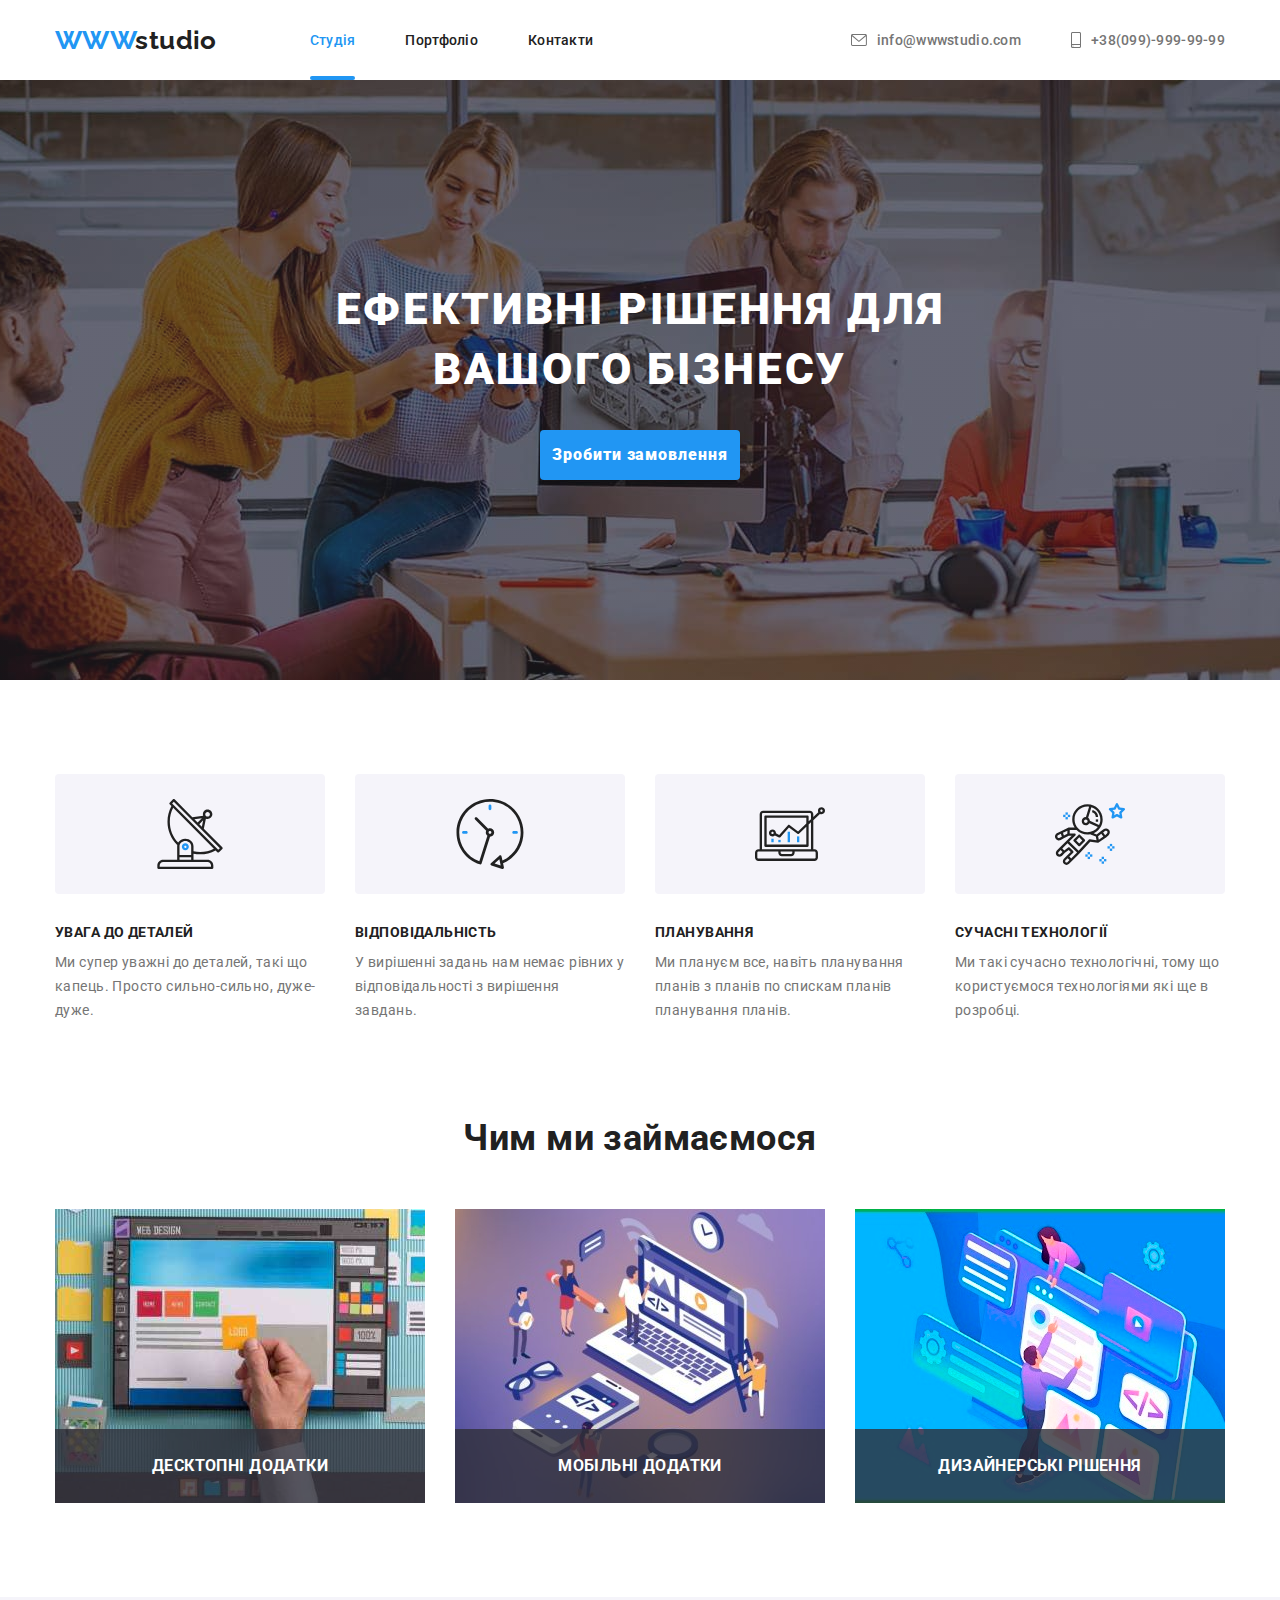
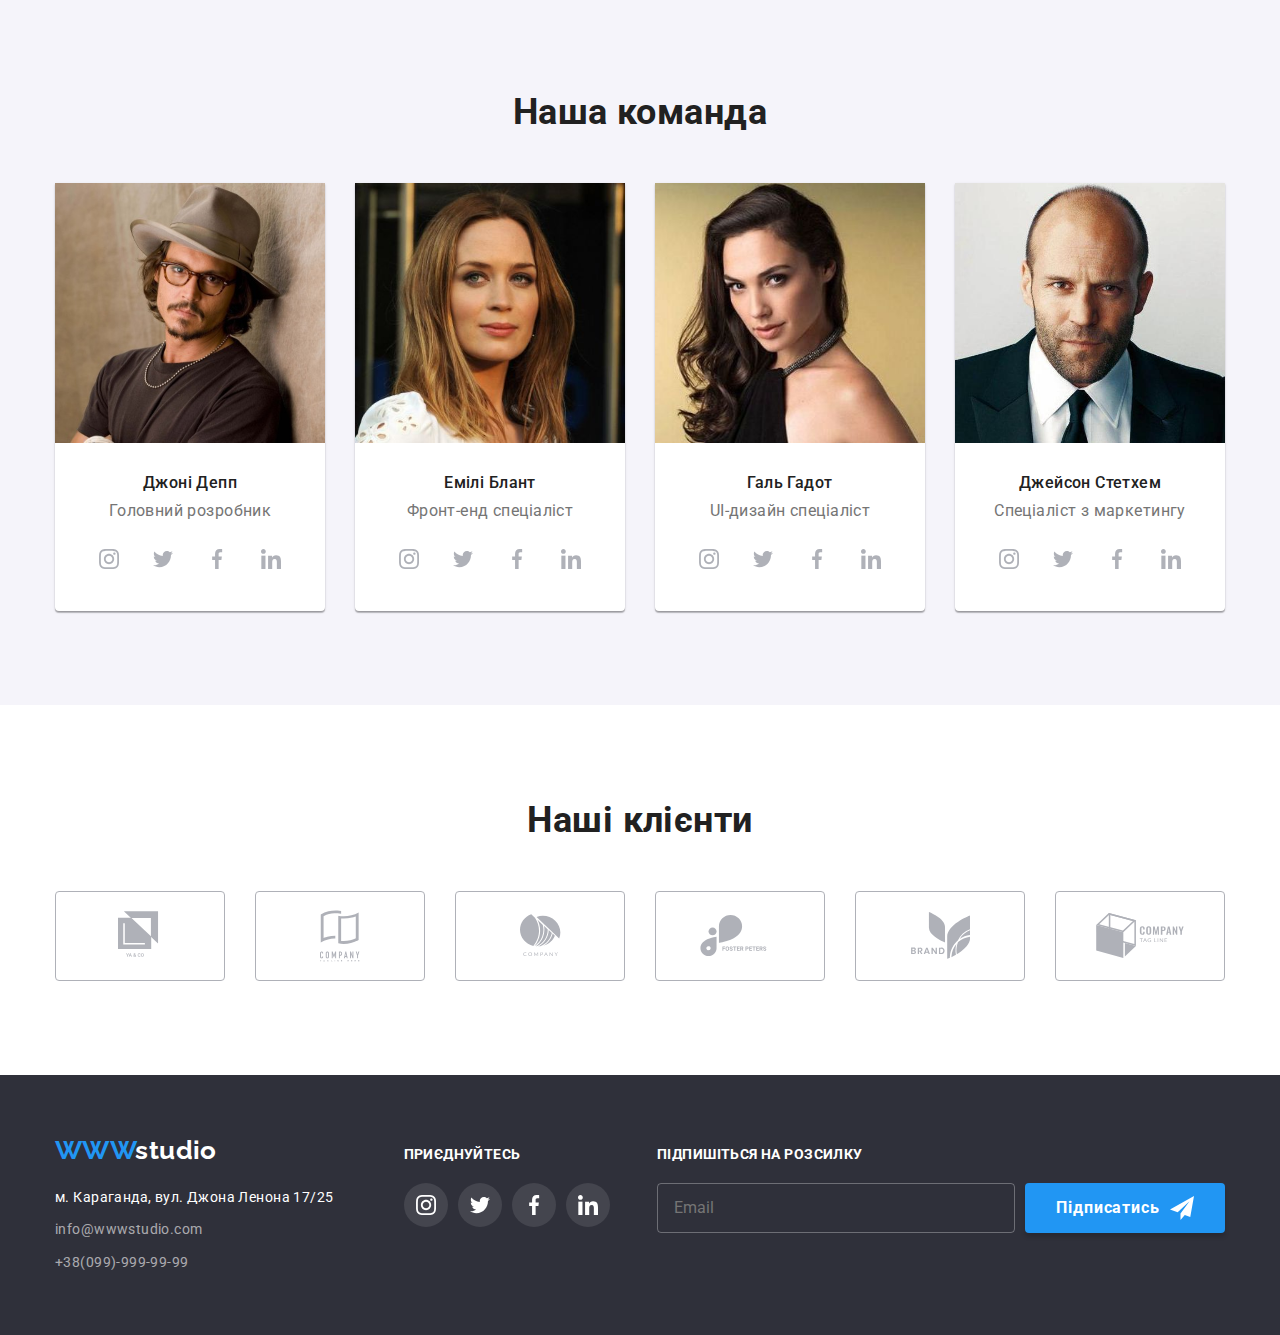
<file: index.html>
<!DOCTYPE html>
<html lang="uk">
<head>
    <meta charset="UTF-8">
    <meta name="viewport" content="width=device-width, initial-scale=1.0">
    <link rel="stylesheet" href="https://cdnjs.cloudflare.com/ajax/libs/modern-normalize/1.0.0/modern-normalize.min.css">
    <link rel="preconnect" href="https://fonts.gstatic.com">
    <link href="https://fonts.googleapis.com/css2?family=Raleway:wght@700&family=Roboto:wght@400;500;700;900&display=swap"
        rel="stylesheet">
    <link rel="stylesheet" href="./css/styles.css">
        <title>Студія</title>
</head>
<body>
<!-- Шапка -->
<header class="header container">
    <a class="logo" href="./index.html"><span>WWW</span>studio</a>
    <nav>
        <ul class="navigation">
            <li><a href="./index.html" class="selected-page">Студія</a></li>
            <li><a href="./pages/portfolio.html">Портфоліо</a></li>
            <li><a href="">Контакти</a></li>
        </ul>
    </nav>
    <ul class="header-contacts">
        <li>
            <a href="mailto:info@wwwstudio.com">
                <svg width="16" height="12">
                    <use href="./images/icons.svg#icon-email"></use>
                </svg>
                info@wwwstudio.com
            </a>
        </li>
        <li>
            <a href="tel:+38(099)-999-99-99">
                <svg width="10" height="16">
                    <use href="./images/icons.svg#icon-smartphone"></use>
                </svg>
                +38(099)-999-99-99
            </a>
        </li>
    </ul>
</header>

<main>
<!-- герой -->
<div class="hero">
    <section class="hero-section container">
        <h1>Ефективні рішення для вашого бізнесу</h1>
        <button class="hero-button" data-modal-open>Зробити замовлення</button>
    </section>
</div>


<!-- Наші переваги -->
<section class="container section-benefits">
    <h2 class="visually-hidden">Наші переваги</h2>
    <ul class="benefits" >
        <li>
            <div>
                <svg>
                    <use href="./images/icons.svg#icon-antenna"></use>
                </svg>
            </div>
            <h3>Увага до деталей</h3>
            <p>Ми супер уважні до деталей, такі що капець. Просто сильно-сильно, дуже-дуже.</p>
        </li>
        <li>
            <div>
                <svg>
                    <use href="./images/icons.svg#icon-clock"></use>
                </svg>
            </div>
            <h3>Відповідальність</h3>
            <p>У вирішенні задань нам немає рівних у відповідальності з вирішення завдань.</p>
        </li>
        <li>
            <div>
                <svg>
                    <use href="./images/icons.svg#icon-diagram"></use>
                </svg>
            </div>
            <h3>Планування</h3>
            <p>Ми плануєм все, навіть планування планів з планів по спискам планів планування планів.</p>
        </li>
        <li>
            <div>
                <svg>
                    <use href="./images/icons.svg#icon-astronaut"></use>
                </svg>
            </div>
            <h3>Сучасні технології</h3>
            <p>Ми такі сучасно технологічні, тому що користуємося технологіями які ще в розробці.</p>
        </li>
    </ul>
</section>

<!-- Чим ми займаємося -->
<section class="container section-spec-ion">
    <h2>Чим ми займаємося</h2>
    <ul class="spec-ion">
        <li>
            <img src="./images/web-design-1.jpg" width="370" alt="Дизайнерська розробка">
            <h3>десктопні додатки</h3>
        </li>
        <li>
            <img src="./images/web-design-2.jpg" width="370" alt="Реалізація на пристроях">
            <h3>мобільні додатки</h3>
        </li>
        <li>
            <img src="./images/web-design-3.jpg" width="370" alt="Оптимізація">
            <h3>дизайнерські рішення</h3>
        </li>
        
    </ul>
</section>

<!-- Наша команда -->
<div class="team-div">
    <section class="team-section container">
        <h2>Наша команда</h2>
        <ul class="team">
            <li>
                <img src="./images/dzhonni-depp.jpg" width="270" alt="Фото Джоні Депп">
                <div class="card-caption">
                    <h3>Джоні Депп</h3>
                    <p>Головний розробник</p>
                    <ul class="soucial-links">
                        <li>
                            <a href="">
                                <svg width="20" height="20">
                                    <use href="./images/icons.svg#icon-instagram"></use>
                                </svg>
                            </a>
                        </li>
                        <li>
                            <a href="">
                                <svg width="20" height="20">
                                    <use href="./images/icons.svg#icon-twitter"></use>
                                </svg>
                            </a>
                        </li>
                        <li>
                            <a href="">
                                <svg width="20" height="20">
                                    <use href="./images/icons.svg#icon-facebook"></use>
                                </svg>
                            </a>
                        </li>
                        <li>
                            <a href="">
                                <svg width="20" height="20">
                                    <use href="./images/icons.svg#icon-linkedin"></use>
                                </svg>
                            </a>
                        </li>
                    </ul>
                </div>
            </li>
            <li>
                <img src="./images/emily-blunt.jpg" width="270" alt="Фото Емілі Блант">
                <div class="card-caption">
                    <h3>Емілі Блант</h3>
                    <p>Фронт-енд спеціаліст</p>
                    <ul class="soucial-links">
                        <li>
                            <a href="">
                                <svg width="20" height="20">
                                    <use href="./images/icons.svg#icon-instagram"></use>
                                </svg>
                            </a>
                        </li>
                        <li>
                            <a href="">
                                <svg width="20" height="20">
                                    <use href="./images/icons.svg#icon-twitter"></use>
                                </svg>
                            </a>
                        </li>
                        <li>
                            <a href="">
                                <svg width="20" height="20">
                                    <use href="./images/icons.svg#icon-facebook"></use>
                                </svg>
                            </a>
                        </li>
                        <li>
                            <a href="">
                                <svg width="20" height="20">
                                    <use href="./images/icons.svg#icon-linkedin"></use>
                                </svg>
                            </a>
                        </li>
                    </ul>
                </div>
            </li>
            <li>
                <img src="./images/gal-gadot.jpg" width="270" alt="Фото Галь Гадот">
                <div class="card-caption">
                    <h3>Галь Гадот</h3>
                    <p>UI-дизайн спеціаліст</p>
                    <ul class="soucial-links">
                        <li>
                            <a href="">
                                <svg width="20" height="20">
                                    <use href="./images/icons.svg#icon-instagram"></use>
                                </svg>
                            </a>
                        </li>
                        <li>
                            <a href="">
                                <svg width="20" height="20">
                                    <use href="./images/icons.svg#icon-twitter"></use>
                                </svg>
                            </a>
                        </li>
                        <li>
                            <a href="">
                                <svg width="20" height="20">
                                    <use href="./images/icons.svg#icon-facebook"></use>
                                </svg>
                            </a>
                        </li>
                        <li>
                            <a href="">
                                <svg width="20" height="20">
                                    <use href="./images/icons.svg#icon-linkedin"></use>
                                </svg>
                            </a>
                        </li>
                    </ul>
                </div>
            </li>
            <li>
                <img src="./images/jason-statham.jpeg" width="270" alt="Фото Джейсон Стетхем">
                <div class="card-caption">
                    <h3>Джейсон Стетхем</h3>
                    <p>Спеціаліст з маркетингу</p>
                    <ul class="soucial-links">
                        <li>
                            <a href="">
                                <svg width="20" height="20">
                                    <use href="./images/icons.svg#icon-instagram"></use>
                                </svg>
                            </a>
                        </li>
                        <li>
                            <a href="">
                                <svg width="20" height="20">
                                    <use href="./images/icons.svg#icon-twitter"></use>
                                </svg>
                            </a>
                        </li>
                        <li>
                            <a href="">
                                <svg width="20" height="20">
                                    <use href="./images/icons.svg#icon-facebook"></use>
                                </svg>
                            </a>
                        </li>
                        <li>
                            <a href="">
                                <svg width="20" height="20">
                                    <use href="./images/icons.svg#icon-linkedin"></use>
                                </svg>
                            </a>
                        </li>
                    </ul>
                </div>
            </li>
        </ul>
    </section>
</div>

<section class="section-clients container">
    <h2>Наші клієнти</h2>
    <ul class="clients">
        <li>
            <a class="client" href="">
                <svg width="44.27" height="49.23">
                    <use href="./images/icons.svg#icon-logo1"></use>
                </svg>
            </a>
        </li>
        <li>
            <a class="client" href="">
                <svg width="40" height="52">
                    <use href="./images/icons.svg#icon-logo2"></use>
                </svg>
            </a>
        </li>
        <li>
            <a class="client" href="">
                <svg width="41" height="42.6">
                    <use href="./images/icons.svg#icon-logo3"></use>
                </svg>
            </a>
        </li>
        <li>
            <a class="client" href="">
                <svg width="79.66" height="42.02">
                    <use href="./images/icons.svg#icon-logo4"></use>
                </svg>
            </a>
        </li>
        <li>
            <a class="client" href="">
                <svg width="59" height="47">
                    <use href="./images/icons.svg#icon-logo5"></use>
                </svg>
            </a>
        </li>
        <li>
            <a class="client" href="">
                <svg width="88.48" height="45.44">
                    <use href="./images/icons.svg#icon-logo6"></use>
                </svg>
            </a>
        </li>
    </ul>
</section>
</main>

<!-- Футер -->
<div class="footer-div">
    <footer class="footer container">
        <div class="logo-addres">
            <a class="logo" href="./index.html"><span>WWW</span>studio</a>
            <address class="footer-address">
                <a href="">м. Караганда, вул. Джона Ленона 17/25</a>
                <a href="mailto:info@wwwstudio.com"> info@wwwstudio.com</a>
                <a href="tel:+38(099)-999-99-99">+38(099)-999-99-99</a>
            </address>
        </div>
        <div class="social">
            <h3>Приєднуйтесь</h3>
            <ul class="soucial-links">
                <li>
                    <a href="">
                        <svg width="20" height="20">
                            <use href="./images/icons.svg#icon-instagram"></use>
                        </svg>
                    </a>
                </li>
                <li>
                    <a href="">
                        <svg width="20" height="20">
                            <use href="./images/icons.svg#icon-twitter"></use>
                        </svg>
                    </a>
                </li>
                <li>
                    <a href="">
                        <svg width="20" height="20">
                            <use href="./images/icons.svg#icon-facebook"></use>
                        </svg>
                    </a>
                </li>
                <li>
                    <a href="">
                        <svg width="20" height="20">
                            <use href="./images/icons.svg#icon-linkedin"></use>
                        </svg>
                    </a>
                </li>
            </ul>
        </div>
        <div class="subscribe">
            <h3>Підпишіться на розсилку</h3>
            <form>
                <label>
                    <input type="email" name="email" placeholder="Email">
                </label>
                <button type="submit">
                    Підписатись
                    <svg width="24" height="24">
                        <use href="./images/icons.svg#icon-sending"></use>
                    </svg>
                </button>
            
            </form>
        </div>
    </footer>
</div>

<!-- модалка -->
<div class="backdrop is-hidden" data-modal>
    <div class="modal" >
        <button class="close" data-modal-close>
            <svg width="18" height="18">
                <use href="./images/icons.svg#icon-close"></use>
            </svg>
        </button>
        <p class="modal-caption">Залиште свої данні і ми вам зателефонуємо</p>
        <form class="form" action="javascript:void(0);" method="" class="">
            <label class="form-label">
                <span>Ім’я</span>
                <input class="modal-input" type="text" name="name" required>
                <svg width="18" height="18">
                    <use href="./images/icons.svg#icon-person"></use>
                </svg>
            </label>
            <label class="form-label">
                <span>Телефон</span>
                <input class="modal-input" type="tel" name="tel" required>
                <svg width="18" height="18">
                    <use href="./images/icons.svg#icon-phone"></use>
                </svg>
            </label>
            <label class="form-label">
                <span>Електронна пошта</span>
                <input class="modal-input" type="email" name="email" required>
                <svg width="18" height="18">
                    <use href="./images/icons.svg#icon-email2"></use>
                </svg>
            </label>
            <label class="form-label">
                <span>Коментар</span>
                <textarea name="comment" placeholder="Введіть текст"></textarea>
            </label>
            <label class="form-label policy">
                <input class="visually-hidden checkbox" type="checkbox" name="policy" value="polisy" required>
                <span class="checkbox-span">Погоджуюсь з розсилкою та приймаю 
                    <a class="checkbox-pic" href="">Умови договору</a>
                </span>
            </label>
            <button class="send" type="submit">Відправити</button>
        </form>
    </div>
</div>
<script src="./js/modal.js"></script>
</body>
</html>
</file>
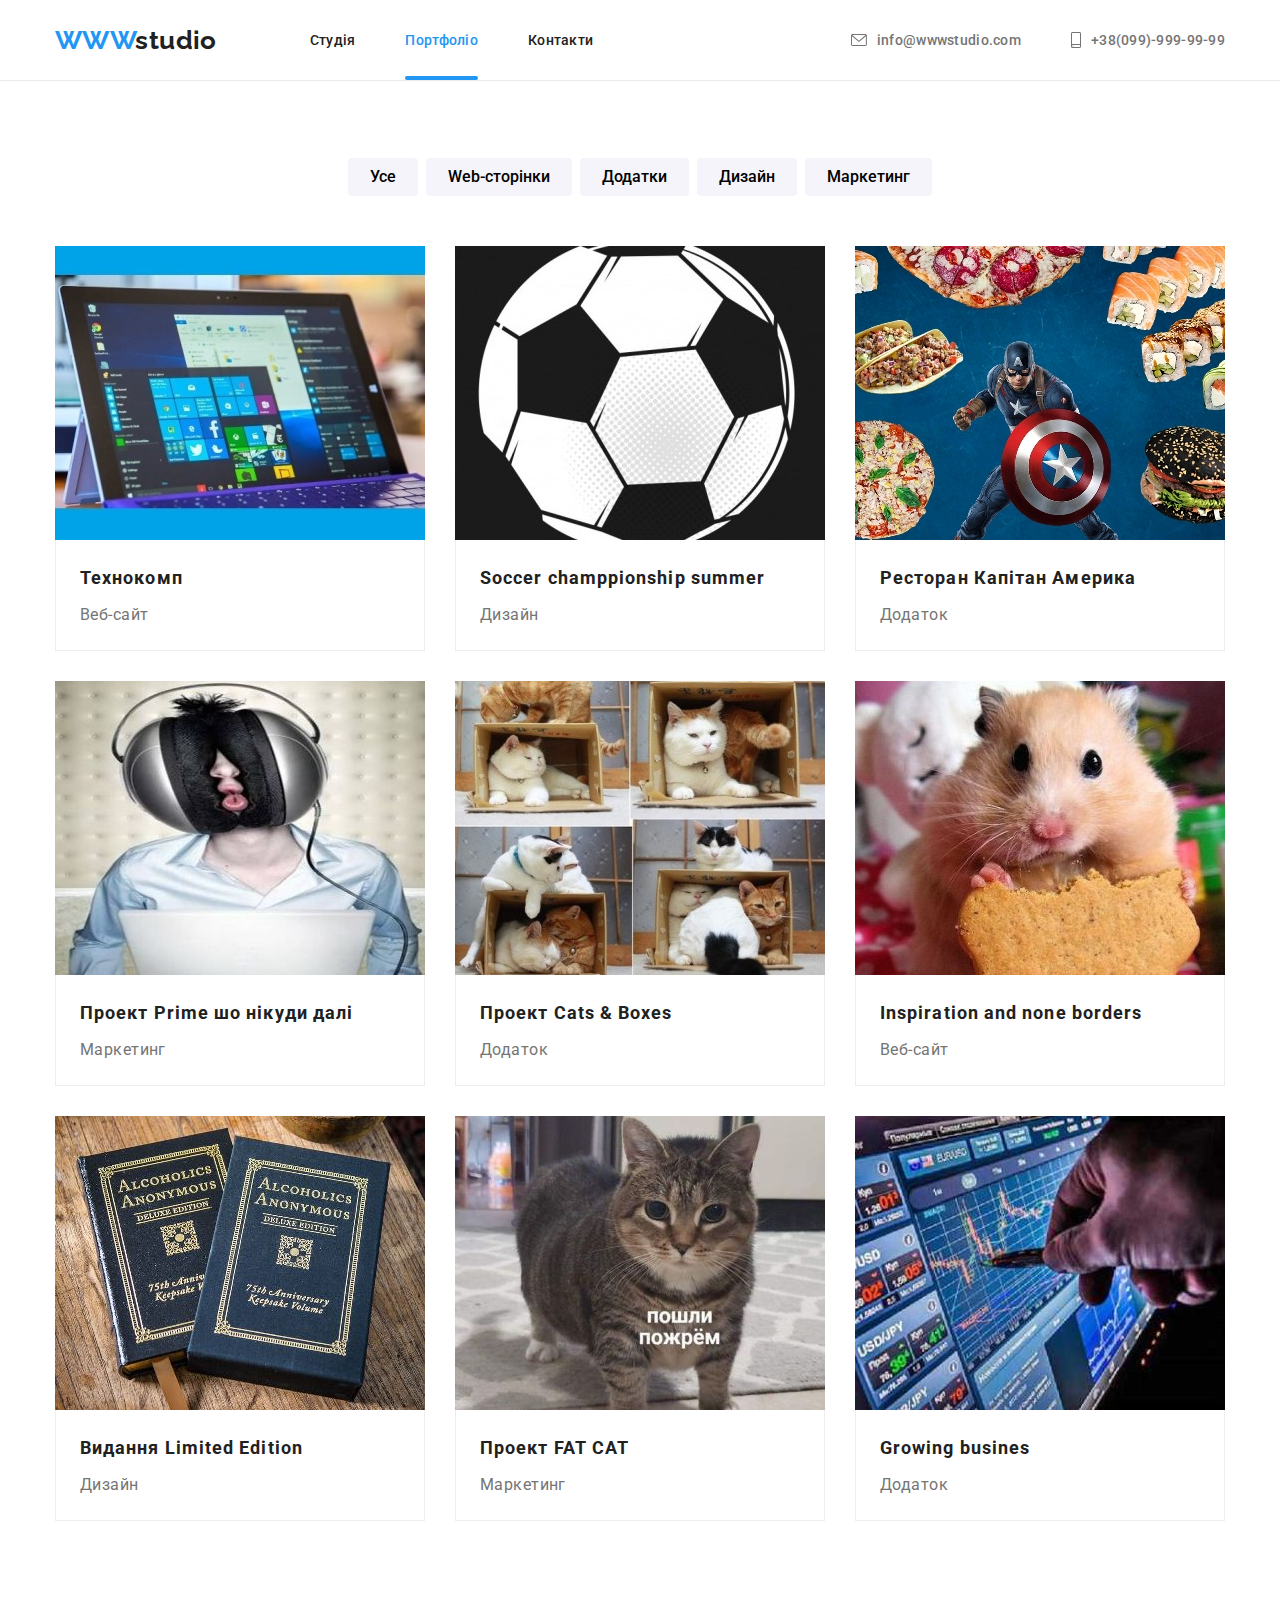
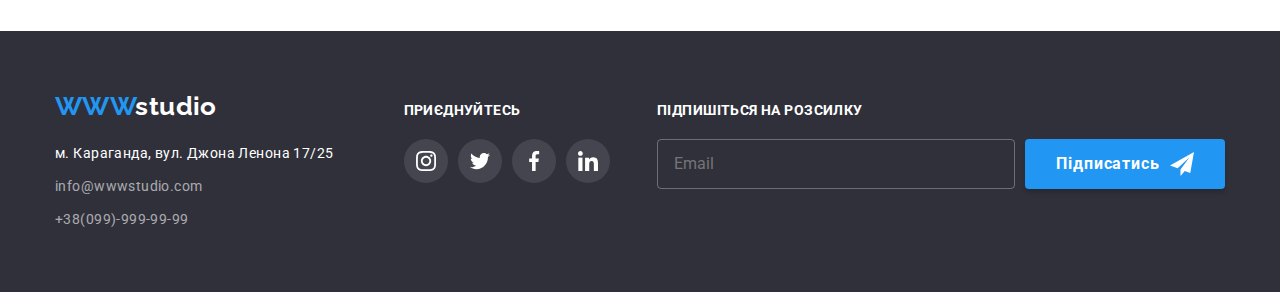
<file: pages/portfolio.html>
<!DOCTYPE html>
<html lang="uk">

<head>
    <meta charset="UTF-8">
    <meta name="viewport" content="width=device-width, initial-scale=1.0">
    <link rel="stylesheet" href="https://cdnjs.cloudflare.com/ajax/libs/modern-normalize/1.0.0/modern-normalize.min.css">
    <link rel="preconnect" href="https://fonts.gstatic.com">
    <link href="https://fonts.googleapis.com/css2?family=Raleway:wght@700;900&family=Roboto:wght@400;500;700&display=swap"
        rel="stylesheet">
    <link rel="stylesheet" href="../css/styles.css">
    <title>Портфоліо</title>
</head>

<body>
    <!-- Шапка -->
    <div class="header-div">
        <header class="header container">
            <a class="logo" href="../index.html"><span>WWW</span>studio</a>
            <nav>
                <ul class="navigation">
                    <li><a href="../index.html">Студія</a></li>
                    <li><a href="./portfolio.html" class="selected-page">Портфоліо</a></li>
                    <li><a href="">Контакти</a></li>
                </ul>
            </nav>
            <ul class="header-contacts">
                <li>
                    <a href="mailto:info@wwwstudio.com">
                        <svg width="16" height="12">
                            <use href="../images/icons.svg#icon-email"></use>
                        </svg>
                        info@wwwstudio.com
                    </a>
                </li>
                <li>
                    <a href="tel:+38(099)-999-99-99">
                        <svg width="10" height="16">
                            <use href="../images/icons.svg#icon-smartphone"></use>
                        </svg>
                        +38(099)-999-99-99
                    </a>
                </li>
            </ul>
        </header>
    </div>

    <main>
        <!-- Приклади робіт-->
        <section class="container section-projects">
            <h2 class="visually-hidden">Приклади робіт</h2>
            <ul class="filter">
                <li><button type="button">Усе</button></li>
                <li><button type="button">Web-сторінки</button></li>
                <li><button type="button">Додатки</button></li>
                <li><button type="button">Дизайн</button></li>
                <li><button type="button">Маркетинг</button></li>
            </ul>
            <ul class="projects">
                <li>
                    <a class="project" href=""> 
                        <div class="info">
                            <img src="../images/portfolio-1.jpg" width="370" alt="Фото ноутбука">
                            <p>Технокомп це сучасний продукт призначений для розповсюдження коронавірусних інфекцій. Компанії
                                користуються цим продуктом для цифрового шпигунства, та атак на захищені сервери конкурентів Технокомп це сучасний продукт призначений для розповсюдження коронавірусних інфекцій. Компанії
                                користуються цим продуктом для цифрового шпигунства, та атак на захищені сервери конкурентів</p>
                        </div>
                        <div class="project-caption">
                            <h3>Технокомп</h3>
                            <p>Веб-сайт</p>
                        </div>
                    </a>
                </li>
                <li>
                    <a class="project" href="">
                        <div class="info">
                            <img src="../images/portfolio-2.jpg" width="370" alt="Постер чемпіонату 2020 з футбольним м’ячем">
                            <p>Технокомп це сучасний продукт призначений для розповсюдження коронавірусних інфекцій. Компанії
                                користуються цим продуктом для цифрового шпигунства, та атак на захищені сервери конкурентів</p>
                        </div>
                        <div class="project-caption">
                            <h3>Soccer champpionship summer</h3>
                            <p>Дизайн</p>
                        </div>
                    </a>
                </li>
                <li>
                    <a class="project" href="">
                        <div class="info">
                            <img src="../images/portfolio-3.jpg" width="370" alt="Фото Капітана Америка та смаколиків">
                            <p>Технокомп це сучасний продукт призначений для розповсюдження коронавірусних інфекцій. Компанії
                                користуються цим продуктом для цифрового шпигунства, та атак на захищені сервери конкурентів</p>
                        </div>
                        <div class="project-caption">
                            <h3>Ресторан Капітан Америка</h3>
                            <p>Додаток</p>
                        </div>
                    </a>
                </li>
                <li>
                    <a class="project" href="">
                        <div class="info">
                            <img src="../images/portfolio-4.jpg" width="370" alt="Фото хлопа затисненого в навушниках">
                            <p>Технокомп це сучасний продукт призначений для розповсюдження коронавірусних інфекцій. Компанії
                                користуються цим продуктом для цифрового шпигунства, та атак на захищені сервери конкурентів</p>
                        </div>
                        <div class="project-caption">
                            <h3>Проект Prime шо нікуди далі</h3>
                            <p>Маркетинг</p>
                        </div>
                    </a>
                </li>
                <li>
                    <a class="project" href="">
                        <div class="info">
                            <img src="../images/portfolio-5.jpg" width="370" alt="Фото коробок з котами">
                            <p>Технокомп це сучасний продукт призначений для розповсюдження коронавірусних інфекцій. Компанії
                                користуються цим продуктом для цифрового шпигунства, та атак на захищені сервери конкурентів</p>
                        </div>
                        <div class="project-caption">
                            <h3>Проект Cats & Boxes</h3>
                            <p>Додаток</p>
                        </div>
                    </a>
                </li>
                <li>
                    <a class="project" href="">
                        <div class="info">
                            <img src="../images/portfolio-6.jpg" width="370" alt="Фото хом’яка що їсть печиво">
                            <p>Технокомп це сучасний продукт призначений для розповсюдження коронавірусних інфекцій. Компанії
                                користуються цим продуктом для цифрового шпигунства, та атак на захищені сервери конкурентів</p>
                        </div>
                        <div class="project-caption">
                            <h3>Inspiration and none borders</h3>
                            <p>Веб-сайт</p>
                        </div>
                    </a>
                </li>
                <li>
                    <a class="project" href="">
                        <div class="info">
                            <img src="../images/portfolio-7.jpg" width="370" alt="Фото книжок з написом анонімні алкоголики">
                            <p>Технокомп це сучасний продукт призначений для розповсюдження коронавірусних інфекцій. Компанії
                                користуються цим продуктом для цифрового шпигунства, та атак на захищені сервери конкурентів</p>
                        </div>
                        <div class="project-caption">
                            <h3>Видання Limited Edition</h3>
                            <p>Дизайн</p>
                        </div>
                    </a>
                </li>
                <li>
                    <a class="project" href="">
                        <div class="info">
                            <img src="../images/portfolio-8.jpg" width="370" alt="Фото кота і напис пішли їсти">
                            <p>Технокомп це сучасний продукт призначений для розповсюдження коронавірусних інфекцій. Компанії
                                користуються цим продуктом для цифрового шпигунства, та атак на захищені сервери конкурентів</p>
                        </div>
                        <div class="project-caption">
                            <h3>Проект FAT CAT</h3>
                            <p>Маркетинг</p>
                        </div>
                    </a>
                </li>
                <li>
                    <a class="project" href="">
                        <div class="info">
                            <img src="../images/portfolio-9.jpg" width="370" alt="Фото екрану з графіками">
                            <p>Технокомп це сучасний продукт призначений для розповсюдження коронавірусних інфекцій. Компанії
                                користуються цим продуктом для цифрового шпигунства, та атак на захищені сервери конкурентів</p>
                        </div>
                        <div class="project-caption">
                            <h3>Growing busines</h3>
                            <p>Додаток</p>
                        </div>
                    </a>
                </li>
            </ul>
        </section>
    </main>

    <!-- Футер -->
    <div class="footer-div">
        <footer class="footer container">
            <div class="logo-addres">
                <a class="logo" href="../index.html"><span>WWW</span>studio</a>
                <address class="footer-address">
                    <a href="">м. Караганда, вул. Джона Ленона 17/25</a>
                    <a href="mailto:info@wwwstudio.com"> info@wwwstudio.com</a>
                    <a href="tel:+38(099)-999-99-99">+38(099)-999-99-99</a>
                </address>
            </div>
            <div class="social">
                <h3>Приєднуйтесь</h3>
                <ul class="soucial-links">
                    <li>
                        <a href="">
                            <svg width="20" height="20">
                                <use href="../images/icons.svg#icon-instagram"></use>
                            </svg>
                        </a>
                    </li>
                    <li>
                        <a href="">
                            <svg width="20" height="20">
                                <use href="../images/icons.svg#icon-twitter"></use>
                            </svg>
                        </a>
                    </li>
                    <li>
                        <a href="">
                            <svg width="20" height="20">
                                <use href="../images/icons.svg#icon-facebook"></use>
                            </svg>
                        </a>
                    </li>
                    <li>
                        <a href="">
                            <svg width="20" height="20">
                                <use href="../images/icons.svg#icon-linkedin"></use>
                            </svg>
                        </a>
                    </li>
                </ul>
            </div>
            <div class="subscribe">
                <h3>Підпишіться на розсилку</h3>
                <form>
                    <label>
                        <input type="email" name="email" placeholder="Email">
                    </label>
                    <button type="submit">
                        Підписатись
                        <svg width="24" height="24">
                            <use href="../images/icons.svg#icon-sending"></use>
                        </svg>
                    </button>
            
                </form>
            </div>
        </footer>
    </div>
</body>

</html>
</file>
<file: css/styles.css>
/*
index.html
text colors:
    #212121 - main (nav, h, logo color2)
    #757575 - auxiliary (p, nav button adres/phone)
    #2196f3 - accent (logo color1, activ)
    #FFFFFF - footer h, footer logo color1, hero caption
    #FFFFFF 60%  - futer p
backgrunds colors:
    #FFFFFF - nav, cards
    #2196f3 - button
    #E5E5E5 - section
    #F5F4FA - section alternative
    #2F303A - footer: 

portfolio.html
text colors:
    #212121 - main (nav, h, logo color2, unhovered filters)
    #757575 - auxiliary (p, nav button adres/phone)
    #2196f3 - logo color1, activ nav
    #FFFFFF - footer h, footer logo color1, hovered filters
    #FFFFFF 60%  - futer p:
backgrunds colors:
    #FFFFFF - nav, cards
    #ECECEC -portfolio line "heder-section"
    #E5E5E5 - section
    #F5F4FA - unhovered filters
    #2196f3 - hovered filters
    #EEEEEE cards border
    #2F303A - footer: 

    add fonts
    font-family: 'Raleway', sans-serif;
    
*/

:root {
  --main-text-color: #212121;
  --auxiliary-text-color: #757575;
  --accent-color: #2196f3;
  --section-bg-color: #f5f4fa;
  --additional-color: #ffffff;
  --second-additional-color: rgba(255, 255, 255, 0.6);
  --unaccent-color: #afb1b8;
}

/* Basic teg-style settings*/
h1,
h2,
h3,
p {
  margin-top: 0;
  margin-bottom: 0;
}
ul {
  list-style: none;
  padding-left: 0;
  margin-top: 0;
  margin-bottom: 0;
}
a {
  text-decoration: none;
  color: inherit;
  display: block;
  /* background-color: red; */
}
button {
  text-decoration: none;
  border: none;
}
img {
  display: block;
  max-width: 100%;
  height: auto;
}
svg {
  display: block;
}
p {
  color: var(--auxiliary-text-color);
}
body {
  background-color: var(--additional-color);
  color: var(--main-text-color);

  font-family: 'Roboto', sans-serif;
  font-style: normal;
  font-weight: normal;
  font-size: 14px;
  line-height: 1.14;
  letter-spacing: 0.03em;
}

h2 {
  font-weight: 700;
  font-size: 36px;
  line-height: 1.17;
  text-align: center;
  margin-bottom: 50px;
}

/* Special teg-style settings*/

.visually-hidden {
  position: absolute;
  width: 1px;
  height: 1px;
  margin: -1px;
  border: 0;
  padding: 0;
  clip: rect(0 0 0 0);
  overflow: hidden;
}

/* containers */
.container {
  width: 1200px;
  padding-left: 15px;
  padding-right: 15px;
  margin: 0 auto;
}

/* logo*/
.logo span {
  color: var(--accent-color);
}

.logo {
  margin-right: 93px;
  font-family: Raleway;
  font-weight: 700;
  font-size: 26px;
  line-height: 1.19;
}
/* header navigation*/
.header-div {
  /* border-bottom: 1px solid #ececec; */
  box-shadow: 0px 1px 1px #ececec;
}
.header {
  display: flex;
  align-items: center;
}
.navigation {
  display: flex;
}
.navigation li:not(:last-child) {
  margin-right: 50px;
}
.header-contacts {
  display: flex;
  margin-left: auto;
}
.header-contacts li:not(:last-child) {
  margin-right: 50px;
}

.header-contacts svg {
  margin-right: 10px;
}
.navigation a,
.header-contacts a {
  position: relative;
  padding-top: 32px;
  padding-bottom: 32px;
  font-weight: 500;
  line-height: 1.17;
  letter-spacing: 0.02em;
  transition-duration: 250ms;
  transition-timing-function: cubic-bezier(0.4, 0, 0.2, 1);
}
.header-contacts a {
  color: var(--auxiliary-text-color);
  fill: currentColor;
  display: flex;
  align-items: center;
}
.navigation a:hover,
.navigation a:focus,
.header-contacts a:hover,
.header-contacts a:focus {
  color: var(--accent-color);
}

.selected-page {
  color: var(--accent-color);
  position: relative;
}
.selected-page::before {
  display: block;
  content: '';
  width: 100%;
  height: 4px;
  position: absolute;
  background-color: var(--accent-color);
  border-radius: 2px;
  bottom: 0;
  left: 0;
}

/* footer*/
.footer-div {
  background-color: #2f303a;
}
.logo-addres {
  margin-right: 70px;
}
.footer-address {
  display: flex;
  flex-direction: column;
  font-style: normal;
  line-height: 1.71;
}
.footer {
  display: flex;
  padding-top: 60px;
  padding-bottom: 60px;
  align-items: baseline;
  color: var(--additional-color);
}
.footer .logo {
  margin-bottom: 20px;
}
.footer a {
  width: fit-content;
}
.footer-address a:not(:first-child) {
  margin-top: 9px;
  color: var(--second-additional-color);
}
.footer h3 {
  margin-bottom: 20px;
  font-size: 14px;
  font-weight: 700;
  text-transform: uppercase;
}
.footer .soucial-links {
  display: flex;
}
.footer .social {
  margin-right: auto;
}
.footer .soucial-links li:not(:last-child) {
  margin-right: 10px;
}
.footer .soucial-links a {
  width: 44px;
  height: 44px;
  display: flex;
  justify-content: center;
  align-items: center;
  border-radius: 50%;
  background-color: rgba(255, 255, 255, 0.1);
  fill: var(--additional-color);
  transition-duration: 250ms;
  transition-timing-function: cubic-bezier(0.4, 0, 0.2, 1);
}
.footer .soucial-links a:hover,
.footer .soucial-links a:focus {
  background-color: var(--accent-color);
  filter: drop-shadow(0px 4px 4px rgba(0, 0, 0, 0.25));
}

.footer input {
  margin-right: 10px;
  width: 358px;
  height: 50px;
  padding-left: 16px;
  background-color: transparent;
  color: inherit;
  font-weight: 400;
  font-size: 16px;
  line-height: 1.25;
  border: 1px solid rgba(255, 255, 255, 0.3);
  border-radius: 4px;
}

.footer button {
  display: flex;
  justify-content: center;
  align-items: center;
  padding: 10px;
  min-width: 200px;
  color: inherit;
  fill: currentColor;
  background-color: var(--accent-color);
  box-shadow: 0px 4px 4px rgba(0, 0, 0, 0.15);
  border-radius: 4px;
  font-weight: 700;
  font-size: 16px;
  line-height: 1.88;
  letter-spacing: 0.06em;
}
.footer form {
  display: flex;
  align-items: center;
}
.subscribe svg {
  margin-left: 10px;
}
/*index.html main*/
.hero {
  background-image: linear-gradient(
      rgba(47, 48, 58, 0.4),
      rgba(47, 48, 58, 0.4)
    ),
    url('../images/hero.jpg');
  background-repeat: no-repeat;
  /* background-size: cover; */
  background-position: 50% 50%;
  text-align: center;
}
.hero-section {
  padding-top: 200px;
  padding-bottom: 200px;
}
.hero h1 {
  display: block;
  width: 630px;
  margin-bottom: 30px;
  margin-left: auto;
  margin-right: auto;

  color: var(--additional-color);
  font-weight: 900;
  font-size: 44px;
  line-height: 1.3636;
  text-align: center;
  letter-spacing: 0.06em;
  text-transform: uppercase;
}
.hero-button {
  display: inline-block;
  padding: 10px;
  min-width: 200px;
  color: var(--additional-color);
  background-color: var(--accent-color);
  font-weight: 900;
  font-size: 16px;
  line-height: 1.875;
  text-align: center;
  letter-spacing: 0.06em;
  box-shadow: 0px 4px 4px rgba(0, 0, 0, 0.15);
  border-radius: 4px;
  transition-duration: 250ms;
  transition-timing-function: cubic-bezier(0.4, 0, 0.2, 1);
}
.hero-button:hover,
.hero-button:focus {
  background-color: #188ce8;
}

.section-benefits {
  padding-top: 94px;
  padding-bottom: 94px;
}
.benefits {
  display: flex;
}
.benefits li:not(:last-child) {
  margin-right: 30px;
}

.benefits svg {
  width: 70px;
  height: 70px;
}
.benefits div {
  padding-top: 25px;
  padding-bottom: 25px;
  padding-left: 100px;
  padding-right: 100px;
  margin-bottom: 30px;

  background-color: var(--section-bg-color);
  border-radius: 4px;
}

.benefits h3 {
  margin-bottom: 10px;
  font-size: 14px;
  line-height: 1.17;
  font-weight: 700;
  text-transform: uppercase;
}
.benefits p {
  font-weight: 400;
  line-height: 1.71;
}
.section-spec-ion {
  padding-bottom: 94px;
}
.spec-ion {
  display: flex;
}
.spec-ion li:not(:last-child) {
  margin-right: 30px;
}
.spec-ion li {
  position: relative;
}
.spec-ion h3 {
  position: absolute;
  bottom: 0;
  left: 0;
  width: 100%;
  padding-top: 27px;
  padding-bottom: 27px;

  line-height: 1.17;
  font-weight: 700;
  text-transform: uppercase;
  text-align: center;
  color: var(--additional-color);
  background: rgba(47, 48, 58, 0.8);
}

.team-div {
  background-color: var(--section-bg-color);
}
.team-section {
  padding-top: 94px;
  padding-bottom: 94px;
}
.team {
  display: flex;
}
.team > li:not(:last-child) {
  margin-right: 30px;
}
.team > li {
  background-color: var(--additional-color);
  box-shadow: 0px 1px 3px rgba(0, 0, 0, 0.12), 0px 1px 1px rgba(0, 0, 0, 0.14),
    0px 2px 1px rgba(0, 0, 0, 0.2);
  border-radius: 0px 0px 4px 4px;
}
.card-caption {
  padding-top: 30px;
  padding-bottom: 30px;
  padding-right: 32px;
  padding-left: 32px;
}

.team h3 {
  margin-bottom: 10px;
  font-weight: 500;
  font-size: 16px;
  line-height: 1.19;
  text-align: center;
}
.team p {
  margin-bottom: 16px;
  font-weight: 400;
  font-size: 16px;
  line-height: 1.17;
  text-align: center;
}
.team .soucial-links {
  display: flex;
}
.team .soucial-links li:not(:last-child) {
  margin-right: 10px;
}
.team .soucial-links a {
  width: 44px;
  height: 44px;
  display: flex;
  justify-content: center;
  align-items: center;
  border-radius: 50%;

  fill: var(--unaccent-color);
  transition-duration: 250ms;
  transition-timing-function: cubic-bezier(0.4, 0, 0.2, 1);
}

.team .soucial-links a:hover,
.team .soucial-links a:focus {
  background-color: var(--accent-color);
  fill: var(--additional-color);
  filter: drop-shadow(0px 4px 4px rgba(0, 0, 0, 0.25));
}

.section-clients {
  padding-top: 94px;
  padding-bottom: 94px;
}
.clients {
  display: flex;
}

.clients li:not(:last-child) {
  margin-right: 30px;
}
.clients .client {
  width: 170px;
  height: 90px;
  box-sizing: border-box;
  border-radius: 4px;
  display: flex;
  justify-content: center;
  align-items: center;
  border: 1px solid #afb1b8;

  fill: var(--unaccent-color);
  border: 1px solid var(--unaccent-color);
  transition-duration: 250ms;
  transition-timing-function: cubic-bezier(0.4, 0, 0.2, 1);
}

.clients .client:hover,
.clients .client:focus {
  fill: var(--accent-color);
  border: 1px solid var(--accent-color);
}

/* модалка */
.backdrop {
  position: fixed;
  top: 0;
  left: 0;
  width: 100%;
  height: 100%;

  opacity: 1;
  transition-duration: 250ms;
  transition-timing-function: cubic-bezier(0.4, 0, 0.2, 1);

  background-color: rgba(0, 0, 0, 0.2);
}
.backdrop.is-hidden {
  opacity: 0;
  pointer-events: none;
}

.modal {
  position: absolute;
  top: 50%;
  left: 50%;

  transform: translate(-50%, -50%) scale(1);
  transition-duration: 250ms;
  transition-timing-function: cubic-bezier(0.4, 0, 0.2, 1);

  height: 581px;
  width: 528px;
  background-color: var(--additional-color);
  padding: 40px;
  box-shadow: 0px 1px 3px rgba(0, 0, 0, 0.12), 0px 1px 1px rgba(0, 0, 0, 0.14),
    0px 2px 1px rgba(0, 0, 0, 0.2);
  border-radius: 4px;
}
.backdrop.is-hidden .modal {
  transform: translate(-50%, -200%) scale(0.2);
}

.modal .close {
  position: absolute;
  top: 8px;
  right: 8px;
  display: flex;
  height: 30px;
  width: 30px;
  justify-content: center;
  align-items: center;

  background-color: var(--additional-color);
  border-radius: 50%;
  border: 1px solid rgba(0, 0, 0, 0.1);

  fill: #000000;
  transition-duration: 250ms;
  transition-timing-function: cubic-bezier(0.4, 0, 0.2, 1);
}

.modal > .close:hover,
.modal > .close:focus {
  fill: var(--accent-color);
}
.modal-caption {
  color: var(--main-text-color);
  font-weight: 700;
  font-size: 20px;
  line-height: 1.15;
  text-align: center;
  margin-bottom: 12px;
}
.modal .form {
  color: var(--auxiliary-text-color);
  fill: var(--main-text-color);
  font-weight: 400;
  font-size: 12px;
  line-height: 1.17;
  letter-spacing: 0.01em;
  text-decoration: none;
}
.modal .form-label {
  position: relative;
  margin-bottom: 10px;
  display: block;
}
.modal-input {
  margin-top: 4px;
  width: 448px;
  height: 40px;
  border: 1px solid rgba(33, 33, 33, 0.2);
  box-sizing: border-box;
  border-radius: 4px;
  padding-left: 42px;
  transition-duration: 250ms;
  transition-timing-function: cubic-bezier(0.4, 0, 0.2, 1);
}

.modal textarea {
  display: block;
  margin-top: 4px;
  width: 448px;
  height: 120px;
  border: 1px solid rgba(33, 33, 33, 0.2);
  box-sizing: border-box;
  border-radius: 4px;
  resize: none;
  padding: 12px 16px;
  transition-duration: 250ms;
  transition-timing-function: cubic-bezier(0.4, 0, 0.2, 1);
}
.modal textarea::placeholder {
  font-size: 14px;
  line-height: 1.14;
  letter-spacing: 0.01em;
  color: rgba(117, 117, 117, 0.5);
}
.modal .form-label svg {
  position: absolute;
  top: 29px;
  left: 12px;
}
.modal input:focus,
.modal textarea:focus {
  border-color: var(--accent-color);
}
.modal input:focus ~ svg {
  fill: var(--accent-color);
}

.modal .policy {
  padding-top: 10px;
  margin-bottom: 30px;
  font-size: 14px;
  line-height: 1.71;
  letter-spacing: 0.03em;
  padding-left: 36px;
}
.checkbox-span {
  box-sizing: content-box;
  border: 2px solid transparent;
  border-radius: 2px;
}

.modal .checkbox-span:after {
  content: '';
  position: absolute;
  top: 15px;
  left: 13px;
  display: inline-block;
  border: 2px solid var(--main-text-color);
  border-radius: 2px;
  width: 16px;
  height: 15px;
  transition-duration: 250ms;
  transition-timing-function: cubic-bezier(0.4, 0, 0.2, 1);
}
.checkbox:checked ~ .checkbox-span::after {
  background-color: var(--accent-color);
  background-image: url(../images/check.svg);
  background-position: center;
  background-repeat: no-repeat;
  border: transparent;
}
.checkbox:focus ~ .checkbox-span {
  border: 2px solid black;
  border-radius: 2px;
}

.modal .policy a {
  color: var(--accent-color);
  text-decoration: underline;
  display: inline;
}

.modal .send {
  display: block;
  text-align: center;
  margin-right: auto;
  margin-left: auto;
  padding: 10px;
  min-width: 200px;
  color: var(--additional-color);
  background-color: var(--accent-color);
  box-shadow: 0px 4px 4px rgba(0, 0, 0, 0.15);
  border-radius: 4px;
  font-weight: 700;
  font-size: 16px;
  line-height: 1.88;
  letter-spacing: 0.06em;
  transition-duration: 250ms;
  transition-timing-function: cubic-bezier(0.4, 0, 0.2, 1);
}
.modal .send:hover,
.modal .send:focus {
  background-color: #188ce8;
}
/*portfolio.html main*/
.filter {
  display: flex;
  justify-content: center;
  margin-bottom: 50px;
}
.filter li:not(:last-child) {
  margin-right: 8px;
}
.filter button {
  padding-top: 6px;
  padding-bottom: 6px;
  padding-left: 22px;
  padding-right: 22px;
  background-color: var(--section-bg-color);
  font-family: Roboto;
  font-weight: 500;
  font-size: 16px;
  line-height: 1.62;
  text-align: center;
  border-radius: 4px;
  border: none;
  transition-duration: 250ms;
  transition-timing-function: cubic-bezier(0.4, 0, 0.2, 1);
}
.filter button:hover,
.filter button:focus {
  color: var(--additional-color);
  background-color: var(--accent-color);
  box-shadow: 0px 3px 1px rgba(0, 0, 0, 0.1), 0px 1px 2px rgba(0, 0, 0, 0.08),
    0px 2px 2px rgba(0, 0, 0, 0.12);
}

.section-projects {
  padding-top: 78px;
  padding-bottom: 110px;
}
.projects {
  display: flex;
  flex-wrap: wrap;
}

.projects li:not(:nth-child(3n)) {
  margin-right: 30px;
}
.projects li:not(:nth-last-child(-n + 3)) {
  margin-bottom: 30px;
}
.projects h3 {
  margin-bottom: 4px;
  font-weight: 700;
  font-size: 18px;
  line-height: 2;
  letter-spacing: 0.06em;
}
.projects p {
  font-weight: 400;
  font-size: 16px;
  line-height: 1.87;
}
.project-caption {
  padding-top: 20px;
  padding-bottom: 20px;
  padding-left: 24px;
  padding-right: 24px;
  background: var(--additional-color);
  border-left: 1px solid #eeeeee;
  border-right: 1px solid #eeeeee;
  border-bottom: 1px solid #eeeeee;
  box-sizing: border-box;
}
.info {
  position: relative;
  overflow: hidden;
}
.info p {
  overflow: auto;
  position: absolute;
  width: 100%;
  height: 100%;

  transform: translateY(0);
  left: 0;
  padding: 63px 24px;
  color: var(--additional-color);
  background-color: rgba(33, 150, 243, 0.9);
  font-weight: 400;
  font-size: 18px;
  line-height: 1.56;
  opacity: 0;
  transition-duration: 250ms;
  transition-timing-function: cubic-bezier(0.4, 0, 0.2, 1);
}

.projects .project:hover,
.projects .project:focus {
  box-shadow: 0px 1px 1px rgba(0, 0, 0, 0.12), 0px 4px 4px rgba(0, 0, 0, 0.06),
    1px 4px 6px rgba(0, 0, 0, 0.16);
}
.projects .project:hover .info p,
.projects .project:focus .info p {
  opacity: 1;
  transform: translateY(-100%);
}
</file>
